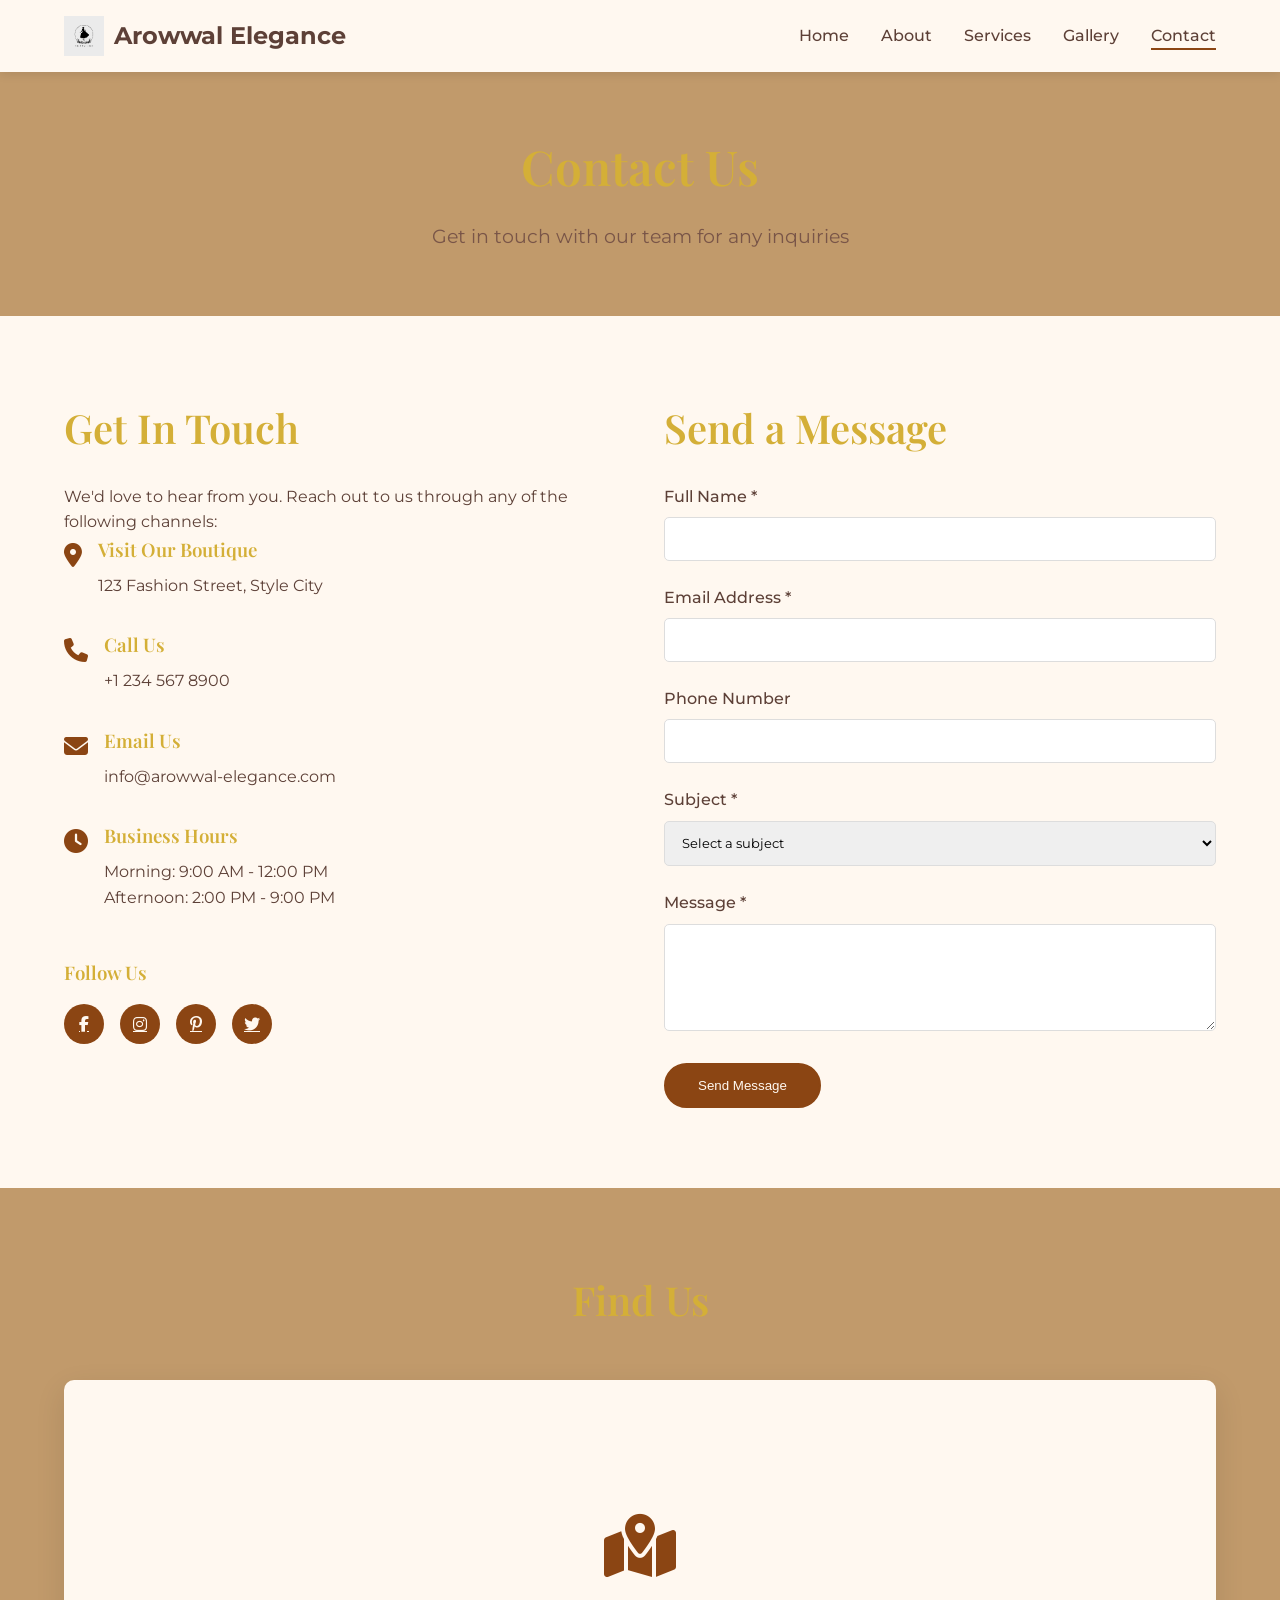
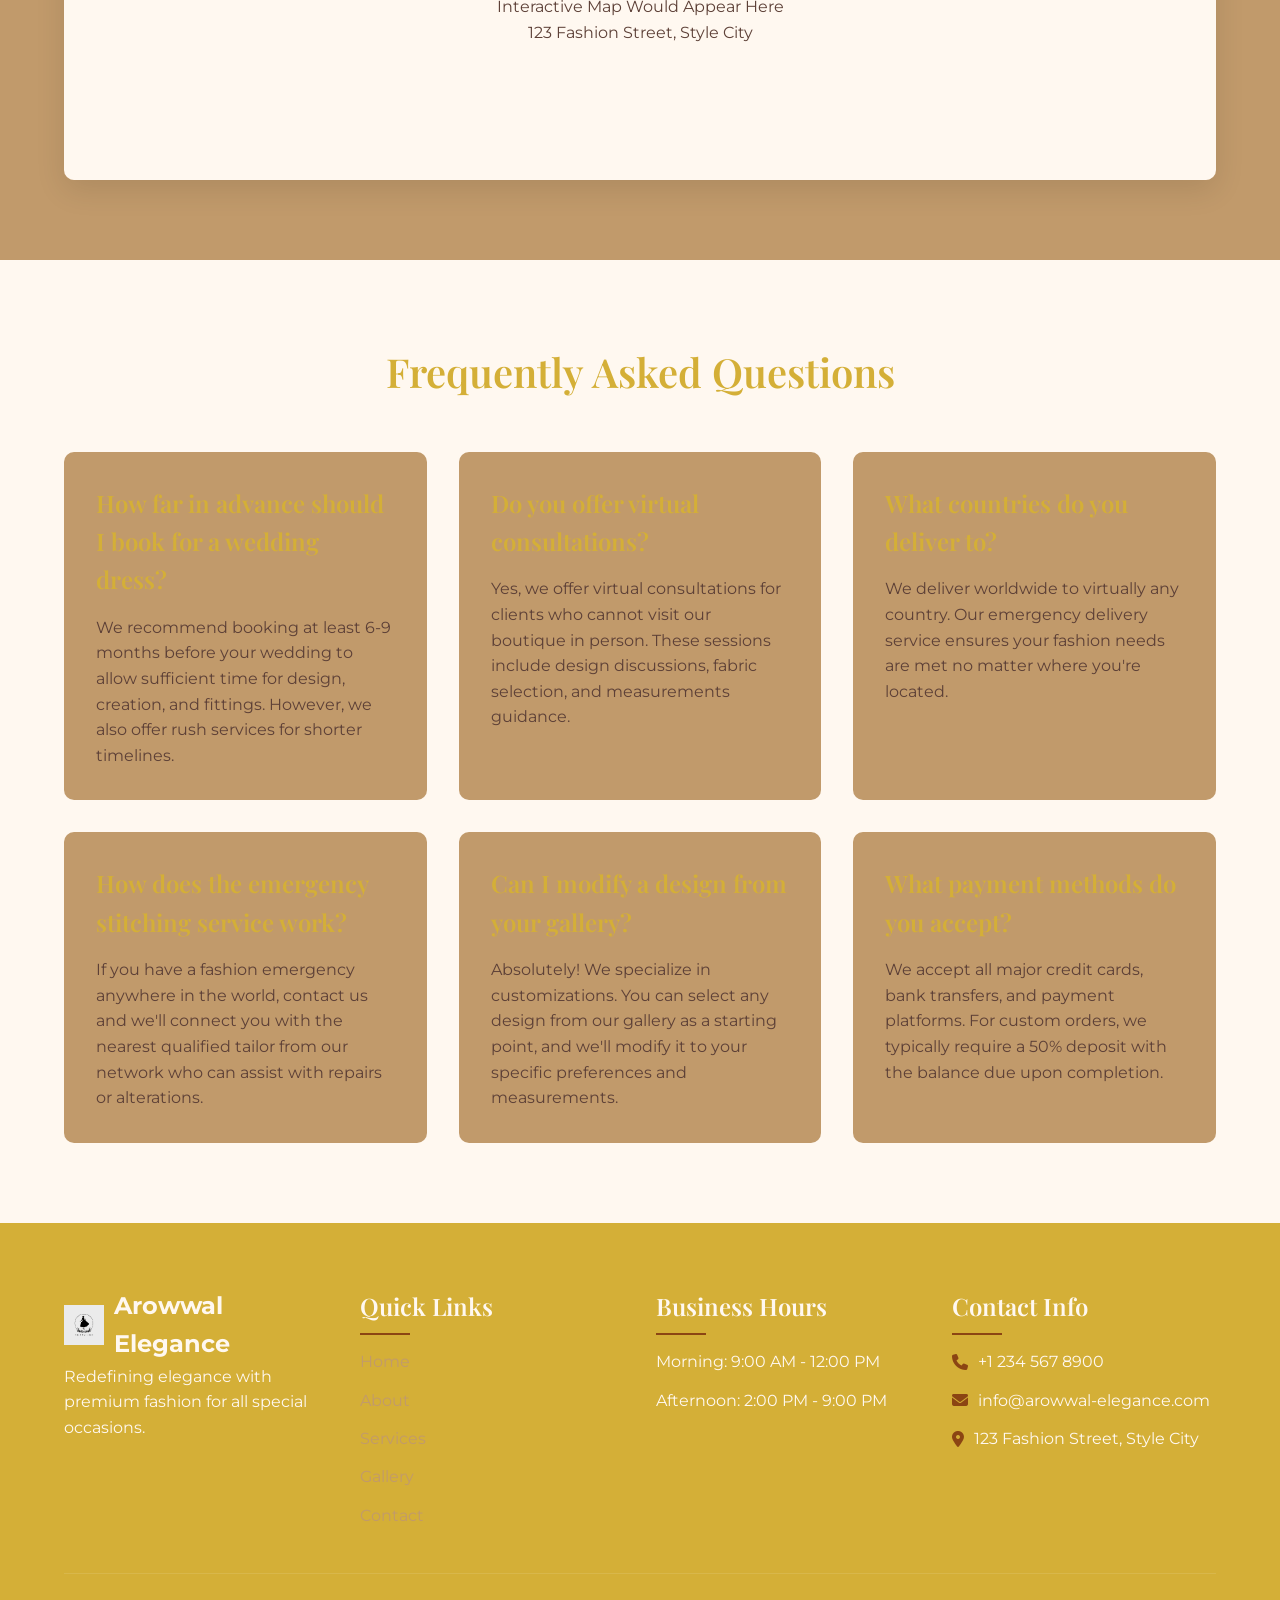
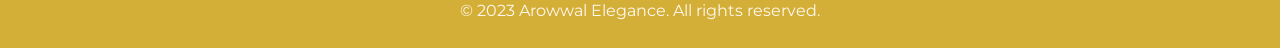
<file: contact.html>
<!DOCTYPE html>
<html lang="en">
<head>
    <meta charset="UTF-8">
    <meta name="viewport" content="width=device-width, initial-scale=1.0">
    <title>Contact Us | Arowwal Elegance</title>
    <link rel="stylesheet" href="styles/style.css">
    <link rel="stylesheet" href="styles/animations.css">
    <link rel="stylesheet" href="https://cdnjs.cloudflare.com/ajax/libs/font-awesome/6.4.0/css/all.min.css">
    <link href="https://fonts.googleapis.com/css2?family=Playfair+Display:wght@400;500;600;700&family=Montserrat:wght@300;400;500&display=swap" rel="stylesheet">
</head>
<body>
    <!-- Header -->
    <header>
        <div class="container">
            <div class="logo">
                <img src="images/logo.png" alt="Arowwal Elegance Logo">
                <span>Arowwal Elegance</span>
            </div>
            <nav>
                <ul>
                    <li><a href="index.html">Home</a></li>
                    <li><a href="about.html">About</a></li>
                    <li><a href="services.html">Services</a></li>
                    <li><a href="gallery.html">Gallery</a></li>
                    <li><a href="contact.html" class="active">Contact</a></li>
                </ul>
            </nav>
            <div class="mobile-menu-btn">
                <i class="fas fa-bars"></i>
            </div>
        </div>
    </header>

    <!-- Page Banner -->
    <section class="page-banner">
        <div class="container">
            <h1>Contact Us</h1>
            <p>Get in touch with our team for any inquiries</p>
        </div>
    </section>

    <!-- Contact Section -->
    <section class="contact">
        <div class="container">
            <div class="contact-grid">
                <div class="contact-info">
                    <h2>Get In Touch</h2>
                    <p>We'd love to hear from you. Reach out to us through any of the following channels:</p>
                    
                    <div class="contact-method">
                        <i class="fas fa-map-marker-alt"></i>
                        <div>
                            <h3>Visit Our Boutique</h3>
                            <p>123 Fashion Street, Style City</p>
                        </div>
                    </div>
                    
                    <div class="contact-method">
                        <i class="fas fa-phone"></i>
                        <div>
                            <h3>Call Us</h3>
                            <p>+1 234 567 8900</p>
                        </div>
                    </div>
                    
                    <div class="contact-method">
                        <i class="fas fa-envelope"></i>
                        <div>
                            <h3>Email Us</h3>
                            <p>info@arowwal-elegance.com</p>
                        </div>
                    </div>
                    
                    <div class="contact-method">
                        <i class="fas fa-clock"></i>
                        <div>
                            <h3>Business Hours</h3>
                            <p>Morning: 9:00 AM - 12:00 PM</p>
                            <p>Afternoon: 2:00 PM - 9:00 PM</p>
                        </div>
                    </div>
                    
                    <div class="social-links">
                        <h3>Follow Us</h3>
                        <div class="social-icons">
                            <a href="#"><i class="fab fa-facebook-f"></i></a>
                            <a href="#"><i class="fab fa-instagram"></i></a>
                            <a href="#"><i class="fab fa-pinterest-p"></i></a>
                            <a href="#"><i class="fab fa-twitter"></i></a>
                        </div>
                    </div>
                </div>
                
                <div class="contact-form">
                    <h2>Send a Message</h2>
                    <form action="backend/contact.php" method="POST">

                <div class="form-group">
                    <label for="name">Full Name *</label>
                    <input type="text" id="name" name="name" required>
                </div>

                <div class="form-group">
                    <label for="email">Email Address *</label>
                    <input type="email" id="email" name="email" required>
                </div>

                <div class="form-group">
                    <label for="phone">Phone Number</label>
                    <input type="tel" id="phone" name="phone">
                </div>

                <div class="form-group">
                <label for="subject">Subject *</label>
                <select id="subject" name="subject" required>
                    <option value="">Select a subject</option>
                    <option value="general">General Inquiry</option>
                    <option value="appointment">Appointment Request</option>
                    <option value="wedding">Wedding Dress Inquiry</option>
                    <option value="fashion">Fashion Show Collaboration</option>
                    <option value="emergency">Emergency Service</option>
                    <option value="other">Other</option>
                </select>
                </div>

                <div class="form-group">
                <label for="message">Message *</label>
                <textarea id="message" name="message" rows="5" required></textarea>
                </div>

                <button type="submit" class="btn">Send Message</button>

                </form>
                </div>
            </div>
        </div>
    </section>

    <!-- Map Section -->
    <section class="map">
        <div class="container">
            <h2>Find Us</h2>
            <div class="map-container">
                <div class="map-placeholder">
                    <i class="fas fa-map-marked-alt"></i>
                    <p>Interactive Map Would Appear Here</p>
                    <p>123 Fashion Street, Style City</p>
                </div>
                <!-- In a real implementation, you would embed a Google Map here -->
            </div>
        </div>
    </section>

    <!-- FAQ Section -->
    <section class="faq">
        <div class="container">
            <h2>Frequently Asked Questions</h2>
            <div class="faq-grid">
                <div class="faq-item">
                    <h3>How far in advance should I book for a wedding dress?</h3>
                    <p>We recommend booking at least 6-9 months before your wedding to allow sufficient time for design, creation, and fittings. However, we also offer rush services for shorter timelines.</p>
                </div>
                
                <div class="faq-item">
                    <h3>Do you offer virtual consultations?</h3>
                    <p>Yes, we offer virtual consultations for clients who cannot visit our boutique in person. These sessions include design discussions, fabric selection, and measurements guidance.</p>
                </div>
                
                <div class="faq-item">
                    <h3>What countries do you deliver to?</h3>
                    <p>We deliver worldwide to virtually any country. Our emergency delivery service ensures your fashion needs are met no matter where you're located.</p>
                </div>
                
                <div class="faq-item">
                    <h3>How does the emergency stitching service work?</h3>
                    <p>If you have a fashion emergency anywhere in the world, contact us and we'll connect you with the nearest qualified tailor from our network who can assist with repairs or alterations.</p>
                </div>
                
                <div class="faq-item">
                    <h3>Can I modify a design from your gallery?</h3>
                    <p>Absolutely! We specialize in customizations. You can select any design from our gallery as a starting point, and we'll modify it to your specific preferences and measurements.</p>
                </div>
                
                <div class="faq-item">
                    <h3>What payment methods do you accept?</h3>
                    <p>We accept all major credit cards, bank transfers, and payment platforms. For custom orders, we typically require a 50% deposit with the balance due upon completion.</p>
                </div>
            </div>
        </div>
    </section>

    <!-- Footer -->
    <footer>
        <div class="container">
            <div class="footer-content">
                <div class="footer-section">
                    <div class="logo">
                        <img src="images/logo.png" alt="Arowwal Elegance Logo">
                        <span>Arowwal Elegance</span>
                    </div>
                    <p>Redefining elegance with premium fashion for all special occasions.</p>
                </div>
                <div class="footer-section">
                    <h3>Quick Links</h3>
                    <ul>
                        <li><a href="index.html">Home</a></li>
                        <li><a href="about.html">About</a></li>
                        <li><a href="services.html">Services</a></li>
                        <li><a href="gallery.html">Gallery</a></li>
                        <li><a href="contact.html">Contact</a></li>
                    </ul>
                </div>
                <div class="footer-section">
                    <h3>Business Hours</h3>
                    <p>Morning: 9:00 AM - 12:00 PM</p>
                    <p>Afternoon: 2:00 PM - 9:00 PM</p>
                </div>
                <div class="footer-section">
                    <h3>Contact Info</h3>
                    <p><i class="fas fa-phone"></i> +1 234 567 8900</p>
                    <p><i class="fas fa-envelope"></i> info@arowwal-elegance.com</p>
                    <p><i class="fas fa-map-marker-alt"></i> 123 Fashion Street, Style City</p>
                </div>
            </div>
            <div class="footer-bottom">
                <p>&copy; 2023 Arowwal Elegance. All rights reserved.</p>
            </div>
        </div>
    </footer>

    <script src="js/script.js"></script>
    <script>
        // Contact form validation
        document.addEventListener('DOMContentLoaded', function() {
            const contactForm = document.getElementById('contactForm');
            
            if (contactForm) {
                contactForm.addEventListener('submit', function(e) {
                    e.preventDefault();
                    
                    // Basic validation
                    const name = document.getElementById('name').value;
                    const email = document.getElementById('email').value;
                    const subject = document.getElementById('subject').value;
                    const message = document.getElementById('message').value;
                    
                    if (name && email && subject && message) {
                        alert('Thank you for your message! We will get back to you shortly.');
                        contactForm.reset();
                    } else {
                        alert('Please fill in all required fields.');
                    }
                });
            }
        });
    </script>
</body>
</html>
</file>
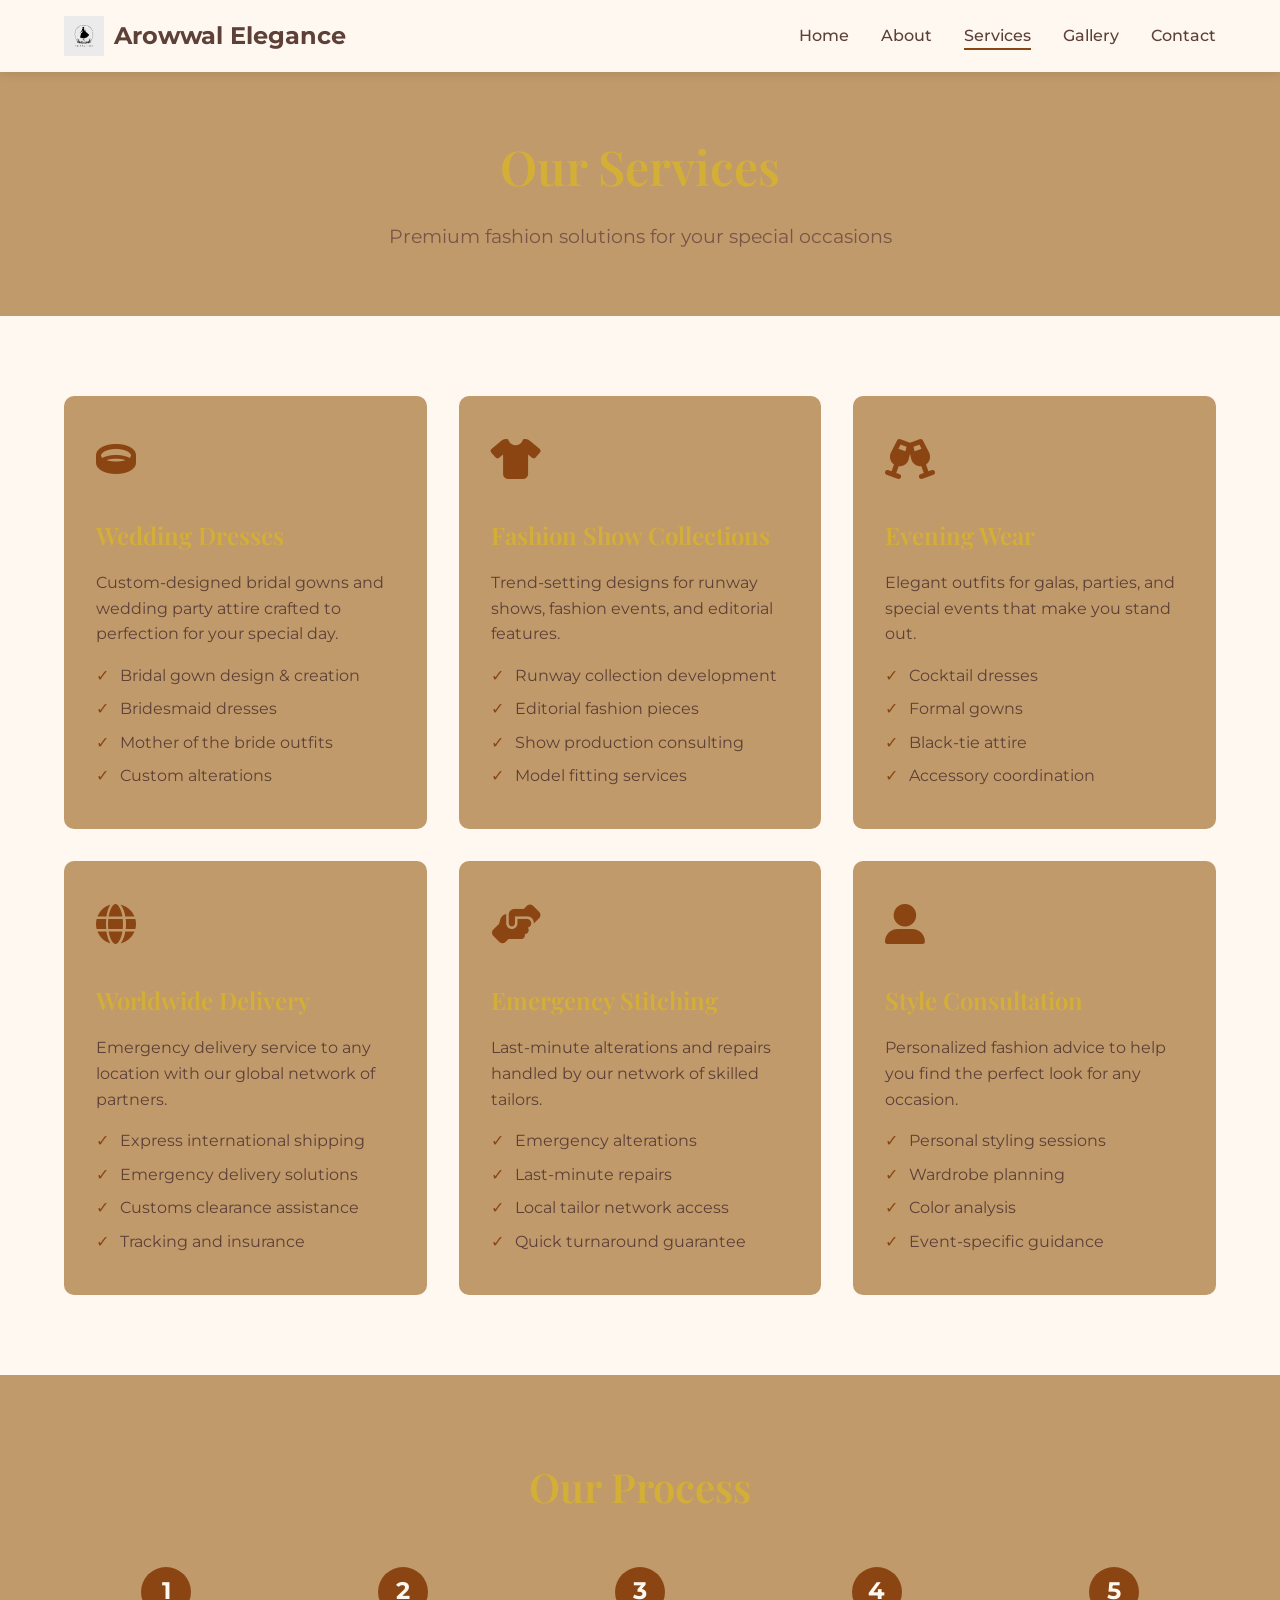
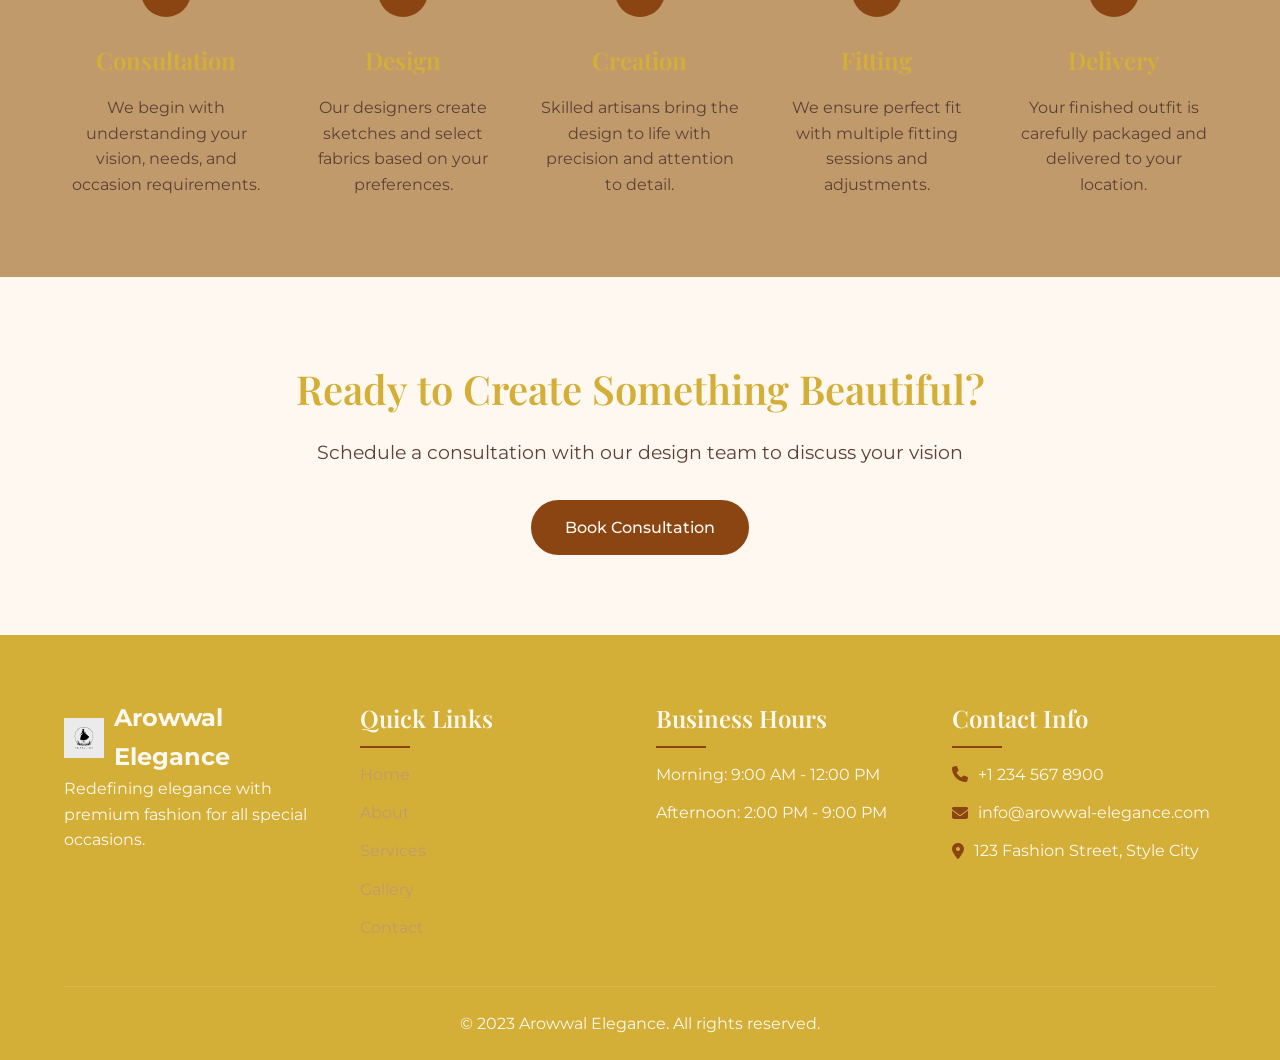
<file: services.html>
<!DOCTYPE html>
<html lang="en">
<head>
    <meta charset="UTF-8">
    <meta name="viewport" content="width=device-width, initial-scale=1.0">
    <title>Our Services | Arowwal Elegance</title>
    <link rel="stylesheet" href="styles/style.css">
    <link rel="stylesheet" href="styles/animations.css">
    <link rel="stylesheet" href="https://cdnjs.cloudflare.com/ajax/libs/font-awesome/6.4.0/css/all.min.css">
    <link href="https://fonts.googleapis.com/css2?family=Playfair+Display:wght@400;500;600;700&family=Montserrat:wght@300;400;500&display=swap" rel="stylesheet">
</head>
<body>
    <!-- Header -->
    <header>
        <div class="container">
            <div class="logo">
                <img src="images/logo.png" alt="Arowwal Elegance Logo">
                <span>Arowwal Elegance</span>
            </div>
            <nav>
                <ul>
                    <li><a href="index.html">Home</a></li>
                    <li><a href="about.html">About</a></li>
                    <li><a href="services.html" class="active">Services</a></li>
                    <li><a href="gallery.html">Gallery</a></li>
                    <li><a href="contact.html">Contact</a></li>
                </ul>
            </nav>
            <div class="mobile-menu-btn">
                <i class="fas fa-bars"></i>
            </div>
        </div>
    </header>

    <!-- Page Banner -->
    <section class="page-banner">
        <div class="container">
            <h1>Our Services</h1>
            <p>Premium fashion solutions for your special occasions</p>
        </div>
    </section>

    <!-- Services Section -->
    <section class="services">
        <div class="container">
            <div class="services-grid">
                <div class="service-card">
                    <div class="service-icon">
                        <i class="fas fa-ring"></i>
                    </div>
                    <h3>Wedding Dresses</h3>
                    <p>Custom-designed bridal gowns and wedding party attire crafted to perfection for your special day.</p>
                    <ul>
                        <li>Bridal gown design & creation</li>
                        <li>Bridesmaid dresses</li>
                        <li>Mother of the bride outfits</li>
                        <li>Custom alterations</li>
                    </ul>
                </div>
                <div class="service-card">
                    <div class="service-icon">
                        <i class="fas fa-tshirt"></i>
                    </div>
                    <h3>Fashion Show Collections</h3>
                    <p>Trend-setting designs for runway shows, fashion events, and editorial features.</p>
                    <ul>
                        <li>Runway collection development</li>
                        <li>Editorial fashion pieces</li>
                        <li>Show production consulting</li>
                        <li>Model fitting services</li>
                    </ul>
                </div>
                <div class="service-card">
                    <div class="service-icon">
                        <i class="fas fa-glass-cheers"></i>
                    </div>
                    <h3>Evening Wear</h3>
                    <p>Elegant outfits for galas, parties, and special events that make you stand out.</p>
                    <ul>
                        <li>Cocktail dresses</li>
                        <li>Formal gowns</li>
                        <li>Black-tie attire</li>
                        <li>Accessory coordination</li>
                    </ul>
                </div>
                <div class="service-card">
                    <div class="service-icon">
                        <i class="fas fa-globe"></i>
                    </div>
                    <h3>Worldwide Delivery</h3>
                    <p>Emergency delivery service to any location with our global network of partners.</p>
                    <ul>
                        <li>Express international shipping</li>
                        <li>Emergency delivery solutions</li>
                        <li>Customs clearance assistance</li>
                        <li>Tracking and insurance</li>
                    </ul>
                </div>
                <div class="service-card">
                    <div class="service-icon">
                        <i class="fas fa-hands-helping"></i>
                    </div>
                    <h3>Emergency Stitching</h3>
                    <p>Last-minute alterations and repairs handled by our network of skilled tailors.</p>
                    <ul>
                        <li>Emergency alterations</li>
                        <li>Last-minute repairs</li>
                        <li>Local tailor network access</li>
                        <li>Quick turnaround guarantee</li>
                    </ul>
                </div>
                <div class="service-card">
                    <div class="service-icon">
                        <i class="fas fa-user-alt"></i>
                    </div>
                    <h3>Style Consultation</h3>
                    <p>Personalized fashion advice to help you find the perfect look for any occasion.</p>
                    <ul>
                        <li>Personal styling sessions</li>
                        <li>Wardrobe planning</li>
                        <li>Color analysis</li>
                        <li>Event-specific guidance</li>
                    </ul>
                </div>
            </div>
        </div>
    </section>

    <!-- Process Section -->
    <section class="process">
        <div class="container">
            <h2>Our Process</h2>
            <div class="process-steps">
                <div class="step">
                    <div class="step-number">1</div>
                    <h3>Consultation</h3>
                    <p>We begin with understanding your vision, needs, and occasion requirements.</p>
                </div>
                <div class="step">
                    <div class="step-number">2</div>
                    <h3>Design</h3>
                    <p>Our designers create sketches and select fabrics based on your preferences.</p>
                </div>
                <div class="step">
                    <div class="step-number">3</div>
                    <h3>Creation</h3>
                    <p>Skilled artisans bring the design to life with precision and attention to detail.</p>
                </div>
                <div class="step">
                    <div class="step-number">4</div>
                    <h3>Fitting</h3>
                    <p>We ensure perfect fit with multiple fitting sessions and adjustments.</p>
                </div>
                <div class="step">
                    <div class="step-number">5</div>
                    <h3>Delivery</h3>
                    <p>Your finished outfit is carefully packaged and delivered to your location.</p>
                </div>
            </div>
        </div>
    </section>

    <!-- CTA Section -->
    <section class="cta">
        <div class="container">
            <h2>Ready to Create Something Beautiful?</h2>
            <p>Schedule a consultation with our design team to discuss your vision</p>
            <a href="contact.html" class="btn">Book Consultation</a>
        </div>
    </section>

    <!-- Footer -->
    <footer>
        <div class="container">
            <div class="footer-content">
                <div class="footer-section">
                    <div class="logo">
                        <img src="images/logo.png" alt="Arowwal Elegance Logo">
                        <span>Arowwal Elegance</span>
                    </div>
                    <p>Redefining elegance with premium fashion for all special occasions.</p>
                </div>
                <div class="footer-section">
                    <h3>Quick Links</h3>
                    <ul>
                        <li><a href="index.html">Home</a></li>
                        <li><a href="about.html">About</a></li>
                        <li><a href="services.html">Services</a></li>
                        <li><a href="gallery.html">Gallery</a></li>
                        <li><a href="contact.html">Contact</a></li>
                    </ul>
                </div>
                <div class="footer-section">
                    <h3>Business Hours</h3>
                    <p>Morning: 9:00 AM - 12:00 PM</p>
                    <p>Afternoon: 2:00 PM - 9:00 PM</p>
                </div>
                <div class="footer-section">
                    <h3>Contact Info</h3>
                    <p><i class="fas fa-phone"></i> +1 234 567 8900</p>
                    <p><i class="fas fa-envelope"></i> info@arowwal-elegance.com</p>
                    <p><i class="fas fa-map-marker-alt"></i> 123 Fashion Street, Style City</p>
                </div>
            </div>
            <div class="footer-bottom">
                <p>&copy; 2023 Arowwal Elegance. All rights reserved.</p>
            </div>
        </div>
    </footer>

    <script src="js/script.js"></script>
</body>
</html>
</file>
<file: styles/style.css>
/* Reset and Base Styles */
* {
    margin: 0;
    padding: 0;
    box-sizing: border-box;
}

:root {
    --primary-color: #8B4513;
    --secondary-color: #D4AF37;
    --accent-color: #C19A6B;
    --text-color: #5D4037;
    --light-text: #795548;
    --white: #FFF8F0;
    --black: #3E2723;
    --transition: all 0.3s ease;
}

body {
    font-family: 'Montserrat', sans-serif;
    color: var(--text-color);
    line-height: 1.6;
    overflow-x: hidden;
    background-color: var(--white);
}

h1, h2, h3, h4, h5, h6 {
    font-family: 'Playfair Display', serif;
    font-weight: 600;
}

.container {
    width: 90%;
    max-width: 1200px;
    margin: 0 auto;
}

.text-center {
    text-align: center;
}

/* Header Styles */
header {
    background-color: var(--white);
    box-shadow: 0 2px 10px rgba(0, 0, 0, 0.1);
    position: fixed;
    width: 100%;
    top: 0;
    z-index: 1000;
}

header .container {
    display: flex;
    justify-content: space-between;
    align-items: center;
    padding: 1rem 0;
}

.logo {
    display: flex;
    align-items: center;
    font-weight: 700;
    font-size: 1.5rem;
}

.logo img {
    height: 40px;
    margin-right: 10px;
}

nav ul {
    display: flex;
    list-style: none;
}

nav ul li {
    margin-left: 2rem;
}

nav ul li a {
    text-decoration: none;
    color: var(--text-color);
    font-weight: 500;
    transition: var(--transition);
    position: relative;
}

nav ul li a:after {
    content: '';
    position: absolute;
    width: 0;
    height: 2px;
    bottom: -5px;
    left: 0;
    background-color: var(--primary-color);
    transition: var(--transition);
}

nav ul li a:hover:after,
nav ul li a.active:after {
    width: 100%;
}

.mobile-menu-btn {
    display: none;
    font-size: 1.5rem;
    cursor: pointer;
}

/* Hero Section */
.hero {
    display: flex;
    align-items: center;
    min-height: 100vh;
    padding: 6rem 0 4rem;
    background: linear-gradient(135deg, var(--accent-color) 0%, rgba(193, 154, 107, 0.8) 100%);
}

.hero .container {
    display: flex;
    align-items: center;
}

.hero-content {
    flex: 1;
    padding-right: 2rem;
}

.hero-content h1 {
    font-size: 3.5rem;
    margin-bottom: 1.5rem;
    color: var(--secondary-color);
}

.hero-content p {
    font-size: 1.2rem;
    margin-bottom: 2rem;
    color: var(--light-text);
}

.btn {
    display: inline-block;
    background-color: var(--primary-color);
    color: var(--white);
    padding: 0.8rem 2rem;
    border-radius: 30px;
    text-decoration: none;
    font-weight: 500;
    transition: var(--transition);
    border: 2px solid var(--primary-color);
    cursor: pointer;
}

.btn:hover {
    background-color: transparent;
    color: var(--primary-color);
}

.btn-outline {
    background-color: transparent;
    color: var(--primary-color);
}

.btn-outline:hover {
    background-color: var(--primary-color);
    color: var(--white);
}

.hero-image {
    flex: 1;
    text-align: center;
}

.hero-image img {
    max-width: 100%;
    border-radius: 10px;
    box-shadow: 0 20px 40px rgba(0, 0, 0, 0.2);
}

/* Page Banner */
.page-banner {
    padding: 8rem 0 4rem;
    background-color: var(--accent-color);
    text-align: center;
}

.page-banner h1 {
    font-size: 3rem;
    margin-bottom: 1rem;
    color: var(--secondary-color);
}

.page-banner p {
    font-size: 1.2rem;
    color: var(--light-text);
}

/* Features Section */
.features {
    padding: 5rem 0;
    background-color: var(--white);
}

.features h2 {
    text-align: center;
    font-size: 2.5rem;
    margin-bottom: 3rem;
    color: var(--secondary-color);
}

.features-grid {
    display: grid;
    grid-template-columns: repeat(auto-fit, minmax(300px, 1fr));
    gap: 2rem;
}

.feature-card {
    text-align: center;
    padding: 2rem;
    border-radius: 10px;
    transition: var(--transition);
    background-color: var(--accent-color);
}

.feature-card:hover {
    transform: translateY(-10px);
    box-shadow: 0 10px 30px rgba(0, 0, 0, 0.1);
}

.feature-card i {
    font-size: 3rem;
    color: var(--primary-color);
    margin-bottom: 1.5rem;
}

.feature-card h3 {
    font-size: 1.5rem;
    margin-bottom: 1rem;
    color: var(--secondary-color);
}

/* Collections Section */
.collections {
    padding: 5rem 0;
    background-color: var(--accent-color);
}

.collections h2 {
    text-align: center;
    font-size: 2.5rem;
    margin-bottom: 3rem;
    color: var(--secondary-color);
}

.collection-grid {
    display: grid;
    grid-template-columns: repeat(auto-fit, minmax(300px, 1fr));
    gap: 2rem;
}

.collection-item {
    border-radius: 10px;
    overflow: hidden;
    box-shadow: 0 10px 30px rgba(0, 0, 0, 0.1);
    transition: var(--transition);
    background-color: var(--white);
}

.collection-item:hover {
    transform: translateY(-10px);
}

.collection-image {
    height: 300px;
    overflow: hidden;
}

.collection-image img {
    width: 100%;
    height: 100%;
    object-fit: cover;
    transition: var(--transition);
}

.collection-item:hover .collection-image img {
    transform: scale(1.1);
}

.collection-info {
    padding: 1.5rem;
    text-align: center;
}

.collection-info h3 {
    font-size: 1.5rem;
    margin-bottom: 0.5rem;
    color: var(--secondary-color);
}

/* Gallery Section */
.gallery-preview, .gallery {
    padding: 5rem 0;
    background-color: var(--white);
}

.gallery-preview h2, .gallery h2 {
    text-align: center;
    font-size: 2.5rem;
    margin-bottom: 3rem;
    color: var(--secondary-color);
}

.gallery-grid {
    display: grid;
    grid-template-columns: repeat(auto-fit, minmax(250px, 1fr));
    gap: 1.5rem;
    margin-bottom: 3rem;
}

.gallery-item {
    height: 250px;
    overflow: hidden;
    border-radius: 10px;
    position: relative;
    cursor: pointer;
}

.gallery-item img {
    width: 100%;
    height: 100%;
    object-fit: cover;
    transition: var(--transition);
}

.gallery-item:hover img {
    transform: scale(1.1);
}

.gallery-overlay {
    position: absolute;
    bottom: 0;
    left: 0;
    right: 0;
    background: linear-gradient(transparent, rgba(0, 0, 0, 0.7));
    padding: 1.5rem;
    color: var(--white);
    opacity: 0;
    transition: var(--transition);
}

.gallery-item:hover .gallery-overlay {
    opacity: 1;
}

.gallery-overlay h3 {
    margin-bottom: 0.5rem;
}

/* Gallery Filters */
.gallery-filters {
    padding: 2rem 0;
    background-color: var(--white);
}

.filter-buttons {
    display: flex;
    justify-content: center;
    flex-wrap: wrap;
    gap: 1rem;
}

.filter-btn {
    padding: 0.5rem 1.5rem;
    background: transparent;
    border: 2px solid var(--primary-color);
    color: var(--primary-color);
    border-radius: 30px;
    cursor: pointer;
    transition: var(--transition);
}

.filter-btn:hover, .filter-btn.active {
    background-color: var(--primary-color);
    color: var(--white);
}

/* About Section */
.about-content {
    padding: 5rem 0;
    background-color: var(--white);
}

.about-grid {
    display: grid;
    grid-template-columns: 1fr 1fr;
    gap: 3rem;
    align-items: center;
}

.about-image img {
    width: 100%;
    border-radius: 10px;
    box-shadow: 0 10px 30px rgba(0, 0, 0, 0.1);
}

.about-text h2 {
    font-size: 2.5rem;
    margin-bottom: 1.5rem;
    color: var(--secondary-color);
}

.about-text p {
    margin-bottom: 1.5rem;
}

.signature {
    margin-top: 2rem;
}

.signature img {
    margin-bottom: 0.5rem;
}

/* Mission Section */
.mission {
    padding: 5rem 0;
    background-color: var(--accent-color);
}

.mission-grid {
    display: grid;
    grid-template-columns: repeat(auto-fit, minmax(300px, 1fr));
    gap: 2rem;
}

.mission-item {
    text-align: center;
    padding: 2rem;
}

.mission-item i {
    font-size: 3rem;
    color: var(--primary-color);
    margin-bottom: 1.5rem;
}

.mission-item h3 {
    font-size: 1.5rem;
    margin-bottom: 1rem;
    color: var(--secondary-color);
}

/* Team Section */
.team {
    padding: 5rem 0;
    background-color: var(--white);
}

.team h2 {
    text-align: center;
    font-size: 2.5rem;
    margin-bottom: 3rem;
    color: var(--secondary-color);
}

.team-grid {
    display: grid;
    grid-template-columns: repeat(auto-fit, minmax(250px, 1fr));
    gap: 2rem;
}

.team-member {
    text-align: center;
}

.member-image {
    height: 300px;
    overflow: hidden;
    border-radius: 10px;
    margin-bottom: 1.5rem;
}

.member-image img {
    width: 100%;
    height: 100%;
    object-fit: cover;
}

.team-member h3 {
    font-size: 1.5rem;
    margin-bottom: 0.5rem;
    color: var(--secondary-color);
}

/* Services Section */
.services {
    padding: 5rem 0;
    background-color: var(--white);
}

.services-grid {
    display: grid;
    grid-template-columns: repeat(auto-fit, minmax(350px, 1fr));
    gap: 2rem;
}

.service-card {
    padding: 2rem;
    border-radius: 10px;
    background-color: var(--accent-color);
    transition: var(--transition);
}

.service-card:hover {
    transform: translateY(-10px);
    box-shadow: 0 10px 30px rgba(0, 0, 0, 0.1);
}

.service-icon {
    font-size: 2.5rem;
    color: var(--primary-color);
    margin-bottom: 1.5rem;
}

.service-card h3 {
    font-size: 1.5rem;
    margin-bottom: 1rem;
    color: var(--secondary-color);
}

.service-card ul {
    list-style: none;
    margin-top: 1rem;
}

.service-card ul li {
    margin-bottom: 0.5rem;
    position: relative;
    padding-left: 1.5rem;
}

.service-card ul li:before {
    content: '✓';
    position: absolute;
    left: 0;
    color: var(--primary-color);
}

/* Process Section */
.process {
    padding: 5rem 0;
    background-color: var(--accent-color);
}

.process h2 {
    text-align: center;
    font-size: 2.5rem;
    margin-bottom: 3rem;
    color: var(--secondary-color);
}

.process-steps {
    display: grid;
    grid-template-columns: repeat(auto-fit, minmax(200px, 1fr));
    gap: 2rem;
}

.step {
    text-align: center;
    position: relative;
}

.step-number {
    width: 50px;
    height: 50px;
    background-color: var(--primary-color);
    color: var(--white);
    border-radius: 50%;
    display: flex;
    align-items: center;
    justify-content: center;
    font-size: 1.5rem;
    font-weight: bold;
    margin: 0 auto 1.5rem;
}

.step h3 {
    font-size: 1.5rem;
    margin-bottom: 1rem;
    color: var(--secondary-color);
}

/* CTA Section */
.cta {
    padding: 5rem 0;
    background-color: var(--white);
    text-align: center;
}

.cta h2 {
    font-size: 2.5rem;
    margin-bottom: 1rem;
    color: var(--secondary-color);
}

.cta p {
    margin-bottom: 2rem;
    font-size: 1.2rem;
}

/* Contact Section */
.contact {
    padding: 5rem 0;
    background-color: var(--white);
}

.contact-grid {
    display: grid;
    grid-template-columns: 1fr 1fr;
    gap: 3rem;
}

.contact-info h2 {
    font-size: 2.5rem;
    margin-bottom: 1.5rem;
    color: var(--secondary-color);
}

.contact-method {
    display: flex;
    align-items: flex-start;
    margin-bottom: 2rem;
}

.contact-method i {
    font-size: 1.5rem;
    color: var(--primary-color);
    margin-right: 1rem;
    margin-top: 0.5rem;
}

.contact-method h3 {
    margin-bottom: 0.5rem;
    color: var(--secondary-color);
}

.social-links {
    margin-top: 3rem;
}

.social-links h3 {
    margin-bottom: 1rem;
    color: var(--secondary-color);
}

.social-icons {
    display: flex;
    gap: 1rem;
}

.social-icons a {
    display: flex;
    align-items: center;
    justify-content: center;
    width: 40px;
    height: 40px;
    background-color: var(--primary-color);
    color: var(--white);
    border-radius: 50%;
    transition: var(--transition);
}

.social-icons a:hover {
    transform: translateY(-5px);
    background-color: var(--secondary-color);
}

.contact-form h2 {
    font-size: 2.5rem;
    margin-bottom: 1.5rem;
    color: var(--secondary-color);
}

.form-group {
    margin-bottom: 1.5rem;
}

.form-group label {
    display: block;
    margin-bottom: 0.5rem;
    font-weight: 500;
}

.form-group input,
.form-group textarea,
.form-group select {
    width: 100%;
    padding: 0.8rem;
    border: 1px solid #ddd;
    border-radius: 5px;
    font-family: inherit;
}

/* Map Section */
.map {
    padding: 5rem 0;
    background-color: var(--accent-color);
}

.map h2 {
    text-align: center;
    font-size: 2.5rem;
    margin-bottom: 3rem;
    color: var(--secondary-color);
}

.map-container {
    height: 400px;
    border-radius: 10px;
    overflow: hidden;
    box-shadow: 0 10px 30px rgba(0, 0, 0, 0.1);
}

.map-placeholder {
    height: 100%;
    display: flex;
    flex-direction: column;
    align-items: center;
    justify-content: center;
    background-color: var(--white);
    color: var(--text-color);
}

.map-placeholder i {
    font-size: 4rem;
    color: var(--primary-color);
    margin-bottom: 1rem;
}

/* FAQ Section */
.faq {
    padding: 5rem 0;
    background-color: var(--white);
}

.faq h2 {
    text-align: center;
    font-size: 2.5rem;
    margin-bottom: 3rem;
    color: var(--secondary-color);
}

.faq-grid {
    display: grid;
    grid-template-columns: repeat(auto-fit, minmax(350px, 1fr));
    gap: 2rem;
}

.faq-item {
    padding: 2rem;
    background-color: var(--accent-color);
    border-radius: 10px;
}

.faq-item h3 {
    font-size: 1.5rem;
    margin-bottom: 1rem;
    color: var(--secondary-color);
}

/* Testimonials Section */
.testimonials {
    padding: 5rem 0;
    background-color: var(--accent-color);
}

.testimonials h2 {
    text-align: center;
    font-size: 2.5rem;
    margin-bottom: 3rem;
    color: var(--secondary-color);
}

.testimonial-grid {
    display: grid;
    grid-template-columns: repeat(auto-fit, minmax(300px, 1fr));
    gap: 2rem;
}

.testimonial-card {
    padding: 2rem;
    background-color: var(--white);
    border-radius: 10px;
    box-shadow: 0 10px 30px rgba(0, 0, 0, 0.1);
}

.testimonial-text {
    margin-bottom: 1.5rem;
    font-style: italic;
}

.testimonial-author h4 {
    color: var(--secondary-color);
    margin-bottom: 0.5rem;
}

/* Footer */
footer {
    background-color: var(--secondary-color);
    color: var(--white);
    padding: 4rem 0 0;
}

.footer-content {
    display: grid;
    grid-template-columns: repeat(auto-fit, minmax(250px, 1fr));
    gap: 2rem;
    margin-bottom: 2rem;
}

.footer-section h3 {
    font-size: 1.5rem;
    margin-bottom: 1.5rem;
    position: relative;
}

.footer-section h3:after {
    content: '';
    position: absolute;
    bottom: -10px;
    left: 0;
    width: 50px;
    height: 2px;
    background-color: var(--primary-color);
}

.footer-section ul {
    list-style: none;
}

.footer-section ul li {
    margin-bottom: 0.8rem;
}

.footer-section ul li a {
    color: var(--accent-color);
    text-decoration: none;
    transition: var(--transition);
}

.footer-section ul li a:hover {
    color: var(--primary-color);
    padding-left: 5px;
}

.footer-section p {
    margin-bottom: 0.8rem;
    display: flex;
    align-items: center;
}

.footer-section i {
    margin-right: 10px;
    color: var(--primary-color);
}

.footer-bottom {
    border-top: 1px solid rgba(255, 255, 255, 0.1);
    padding: 1.5rem 0;
    text-align: center;
}

/* Responsive Design */
@media (max-width: 992px) {
    .hero .container {
        flex-direction: column;
        text-align: center;
    }
    
    .hero-content {
        padding-right: 0;
        margin-bottom: 3rem;
    }
    
    .hero-content h1 {
        font-size: 2.5rem;
    }
    
    .about-grid,
    .contact-grid {
        grid-template-columns: 1fr;
    }
}

@media (max-width: 768px) {
    nav ul {
        display: none;
        position: absolute;
        top: 100%;
        left: 0;
        width: 100%;
        background-color: var(--white);
        flex-direction: column;
        padding: 1rem 0;
        box-shadow: 0 5px 10px rgba(0, 0, 0, 0.1);
    }
    
    nav ul.show {
        display: flex;
    }
    
    nav ul li {
        margin: 0;
        text-align: center;
        padding: 0.8rem 0;
    }
    
    .mobile-menu-btn {
        display: block;
    }
    
    .features-grid,
    .collection-grid,
    .gallery-grid,
    .mission-grid,
    .team-grid,
    .services-grid,
    .process-steps,
    .testimonial-grid,
    .faq-grid {
        grid-template-columns: 1fr;
    }
    
    .filter-buttons {
        flex-direction: column;
        align-items: center;
    }
}
</file>
<file: styles/animations.css>
/* Animations */
@keyframes popIn {
    0% {
        opacity: 0;
        transform: translateY(20px) scale(0.9);
    }
    100% {
        opacity: 1;
        transform: translateY(0) scale(1);
    }
}

@keyframes fadeIn {
    0% {
        opacity: 0;
    }
    100% {
        opacity: 1;
    }
}

@keyframes slideInLeft {
    0% {
        opacity: 0;
        transform: translateX(-50px);
    }
    100% {
        opacity: 1;
        transform: translateX(0);
    }
}

@keyframes slideInRight {
    0% {
        opacity: 0;
        transform: translateX(50px);
    }
    100% {
        opacity: 1;
        transform: translateX(0);
    }
}

@keyframes float {
    0% {
        transform: translateY(0);
    }
    50% {
        transform: translateY(-10px);
    }
    100% {
        transform: translateY(0);
    }
}

@keyframes pulse {
    0% {
        transform: scale(1);
    }
    50% {
        transform: scale(1.05);
    }
    100% {
        transform: scale(1);
    }
}

.animate-pop-in {
    animation: popIn 0.8s ease-out forwards;
}

.animate-fade-in {
    animation: fadeIn 1s ease-out forwards;
}

.animate-slide-left {
    animation: slideInLeft 1s ease-out forwards;
}

.animate-slide-right {
    animation: slideInRight 1s ease-out forwards;
}

.animate-float {
    animation: float 3s ease-in-out infinite;
}

.animate-pulse {
    animation: pulse 2s ease-in-out infinite;
}

.delay-1 {
    animation-delay: 0.2s;
    opacity: 0;
}

.delay-2 {
    animation-delay: 0.4s;
    opacity: 0;
}

.delay-3 {
    animation-delay: 0.6s;
    opacity: 0;
}

.delay-4 {
    animation-delay: 0.8s;
    opacity: 0;
}

.delay-5 {
    animation-delay: 1s;
    opacity: 0;
}

/* 3D Transformations */
.card-3d {
    transform-style: preserve-3d;
    transition: transform 0.5s ease;
}

.card-3d:hover {
    transform: rotateY(10deg) rotateX(5deg);
}

.perspective {
    perspective: 1000px;
}
</file>
